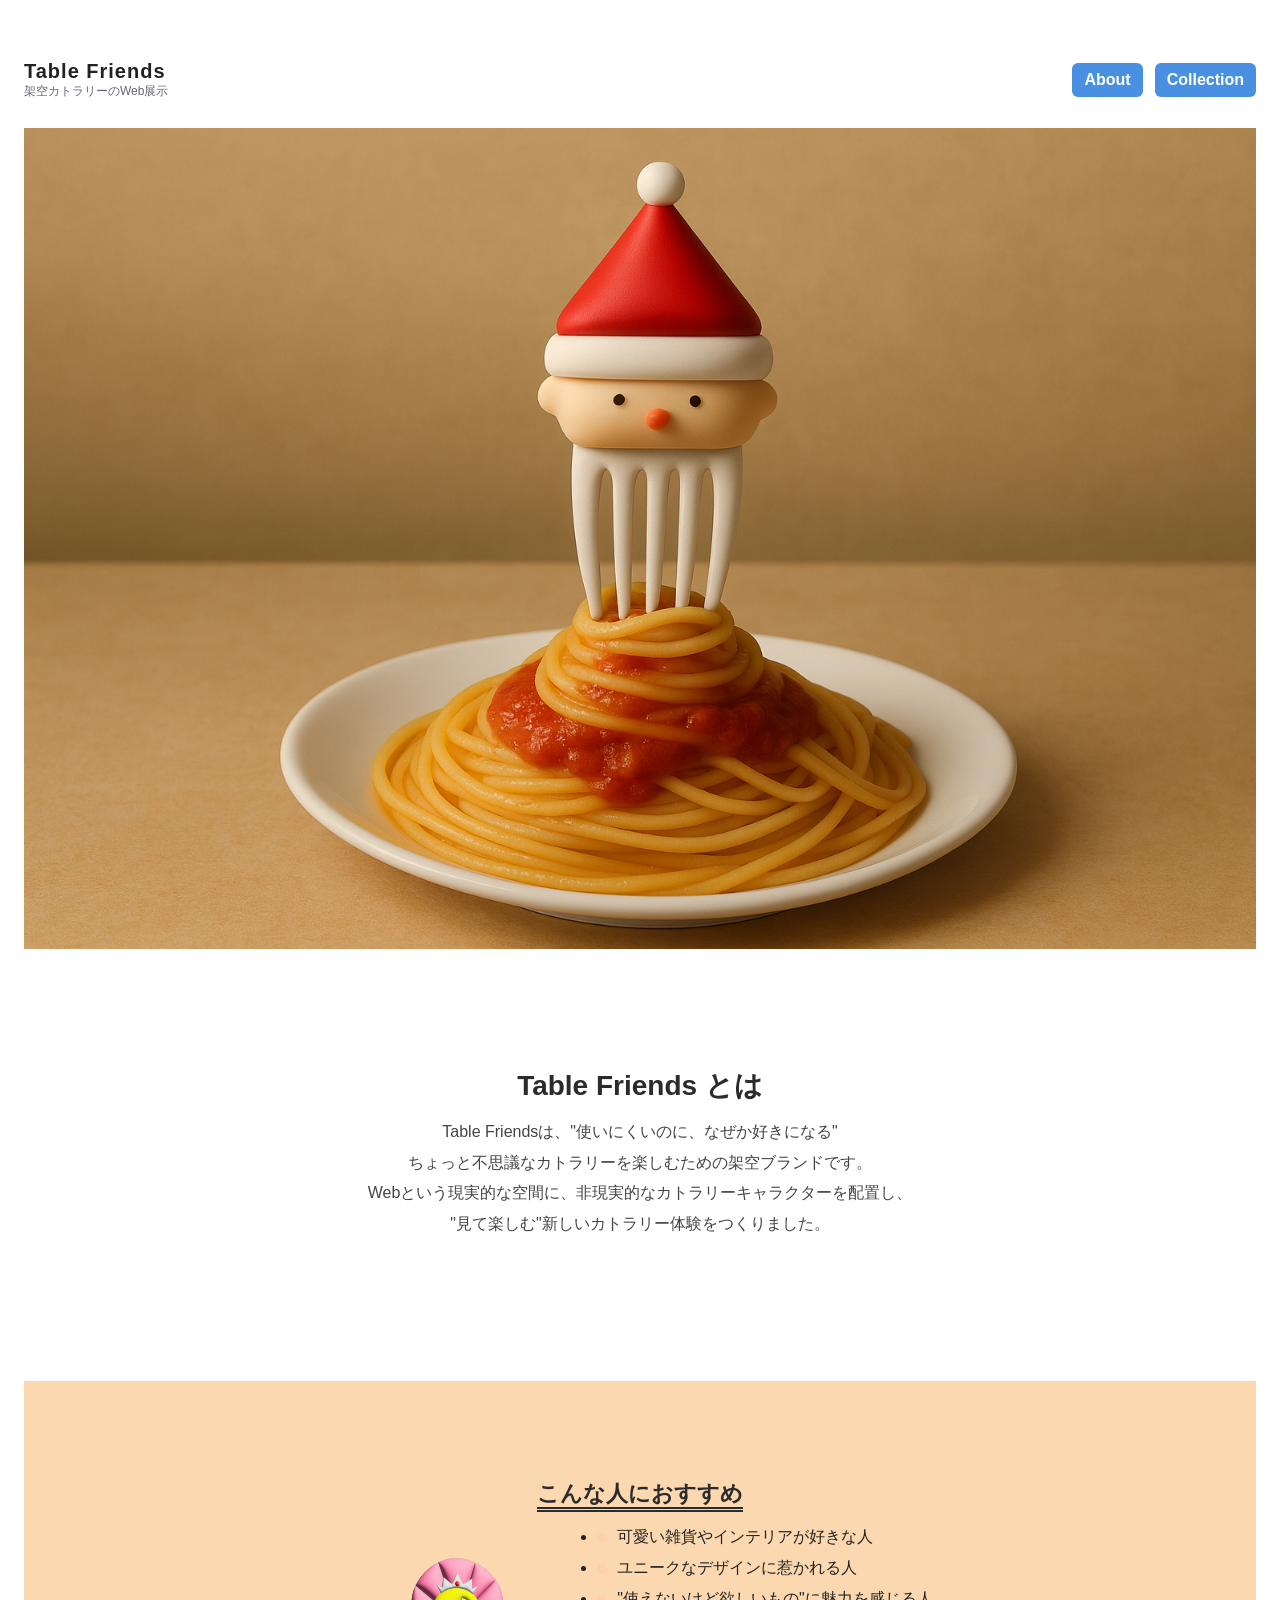
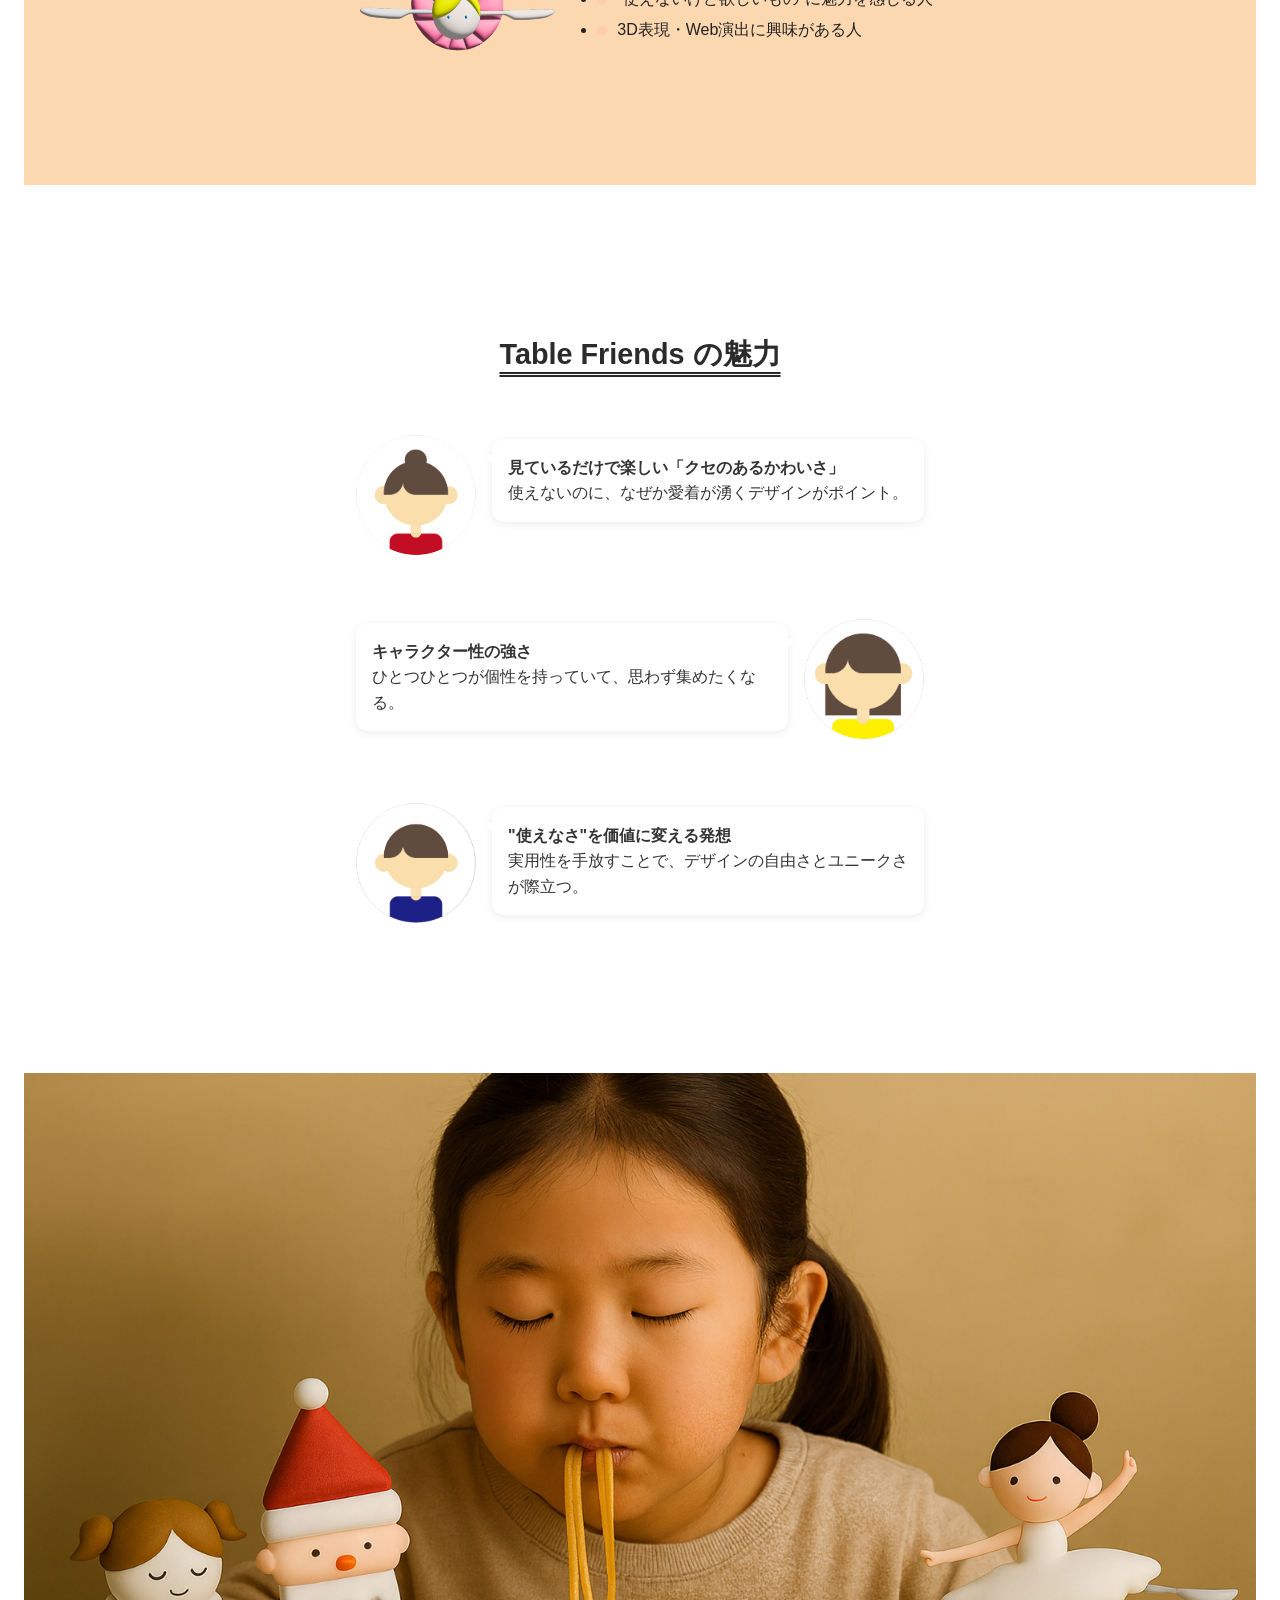
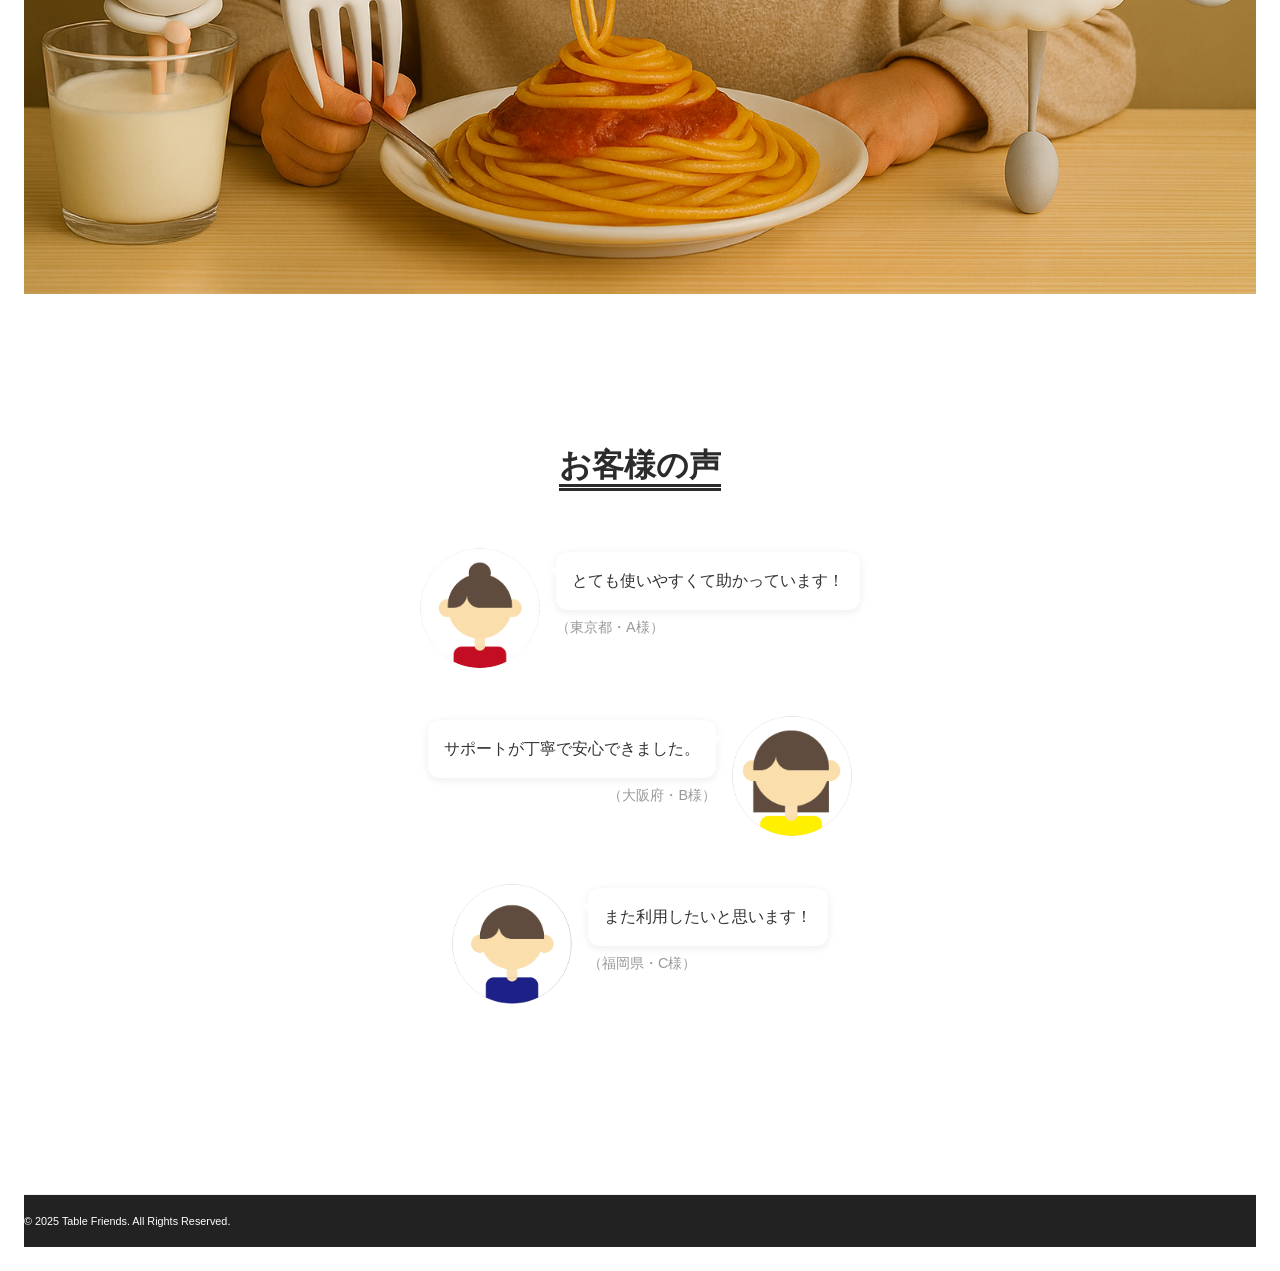
<file: about.html>
<!doctype html>
<html lang="ja">
<head>
  <meta charset="utf-8" />
  <meta name="viewport" content="width=device-width, initial-scale=1" />
  <title>About — Table Friends</title>
  <meta name="description" content="Table Friends の紹介ページ" />
  <link rel="stylesheet" href="style.css">
</head>
<body>
  <div class="wrap">
    <header>
      <div class="logo">
        <!--- ロゴクリックでホームに戻れるようにする-->
        <h1><a href="index.html" style="color: inherit; text-decoration: none;">Table Friends</a></h1>
        <p>架空カトラリーのWeb展示</p>
      </div>
      <nav style="margin-left:auto; display:flex; gap:12px; align-items:center;">
      <a href="about.html" style="color:#fff; background:#4a90e2; padding:8px 12px; border-radius:6px; text-decoration:none; font-weight:600;">About</a>
        <a href="index.html#gallery" style="color:#fff; background:#4a90e2; padding:8px 12px; border-radius:6px; text-decoration:none; font-weight:600;">Collection</a>
        <!--ABOUTの中にお客様の声が入っていて、ページによって動きが違うから非表示にする-->
        <!--<a href="#voice" style="color:#fff; background:#4a90e2; padding:8px 12px; border-radius:6px; text-decoration:none; font-weight:600;">お客様の声</a>-->
      </nav>
    </header>

    <header class="hero" style="width: 100%; margin: 0; padding: 0;">
      <img src="images/about02.png" alt="Table Friends メインビジュアル" style="width: 100%; height: auto; display: block;">
    </header>

    <main>
      <section class="about">
        <div class="container">
          <h2>Table Friends とは</h2>
          <p class="lead">Table Friendsは、"使いにくいのに、なぜか好きになる"<br>
            ちょっと不思議なカトラリーを楽しむための架空ブランドです。<br>
            Webという現実的な空間に、非現実的なカトラリーキャラクターを配置し、<br>
            "見て楽しむ"新しいカトラリー体験をつくりました。</p>
        </div>
      </section>

      <section class="recommend" style="background:#FBD8B0; padding:28px 0;">
        <div class="container two-column">
          <div>
            <h3 style="text-decoration: underline; text-decoration-style: double; text-decoration-color: #2b2b2b; text-underline-offset: 6px;">こんな人におすすめ</h3>
            <div style="display: flex; gap: 30px; align-items: flex-start; flex-wrap: wrap;">
              <div style="flex: 0 0 auto; text-align: center;">
                <!-- カトラリー画像を大きく表示 -->
                <img src="images/cutlery03.png" alt="スイレン（ナイフ）" style="max-width: 220px; height: auto; border-radius: 12px;" />
              </div>
              <div style="flex: 1 1 250px;">
                <ul class="check-list">
                  <li>可愛い雑貨やインテリアが好きな人</li>
                  <li>ユニークなデザインに惹かれる人</li>
                  <li>"使えないけど欲しいもの"に魅力を感じる人</li>
                  <li>3D表現・Web演出に興味がある人</li>
                </ul>
              </div>
            </div>
          </div>
        </div>
      </section>

      <section style="padding: 150px 0;">
        <div style="max-width: 600px; margin: 0 auto; padding: 0 16px;">
          <h4 style="font-size: 1.8em; margin-bottom: 60px; color: #2b2b2b; text-align: center; text-decoration: underline; text-decoration-style: double; text-decoration-color: #2b2b2b; text-underline-offset: 8px;">Table Friends の魅力</h4>
          <div style="display: flex; flex-direction: column; align-items: center; gap: 64px;">
              <div style="display: flex; gap: 16px; align-items: flex-start; justify-content: center; width: 100%;">
              <!-- 画像を大きくして見やすく -->
              <img src="images/01.png" alt="魅力1" style="width: 120px; height: 120px; border-radius: 50%; flex-shrink: 0; object-fit: cover;" />
              <div>
                <div style="background: #fff; border-radius: 12px; padding: 16px; box-shadow: 0 2px 8px rgba(0,0,0,0.08); position: relative; margin-top: 4px;">
                  <div style="position: absolute; left: -8px; top: 16px; width: 0; height: 0; border-left: 8px solid transparent; border-right: 0 solid transparent; border-top: 8px solid #fff;"></div>
                  <p style="font-size: 1em; line-height: 1.6; color: #333; margin: 0;"><strong>見ているだけで楽しい「クセのあるかわいさ」</strong><br>使えないのに、なぜか愛着が湧くデザインがポイント。</p>
                </div>
              </div>
            </div>
            <div style="display: flex; gap: 16px; align-items: flex-start; justify-content: center; flex-direction: row-reverse; width: 100%;">
              <img src="images/02.png" alt="魅力2" style="width: 120px; height: 120px; border-radius: 50%; flex-shrink: 0; object-fit: cover;" />
              <div>
                <div style="background: #fff; border-radius: 12px; padding: 16px; box-shadow: 0 2px 8px rgba(0,0,0,0.08); position: relative; margin-top: 4px;">
                  <div style="position: absolute; right: -8px; top: 16px; width: 0; height: 0; border-left: 0 solid transparent; border-right: 8px solid transparent; border-top: 8px solid #fff;"></div>
                  <p style="font-size: 1em; line-height: 1.6; color: #333; margin: 0;"><strong>キャラクター性の強さ</strong><br>ひとつひとつが個性を持っていて、思わず集めたくなる。</p>
                </div>
              </div>
            </div>
            <div style="display: flex; gap: 16px; align-items: flex-start; justify-content: center; width: 100%;">
              <img src="images/03.png" alt="魅力3" style="width: 120px; height: 120px; border-radius: 50%; flex-shrink: 0; object-fit: cover;" />
              <div>
                <div style="background: #fff; border-radius: 12px; padding: 16px; box-shadow: 0 2px 8px rgba(0,0,0,0.08); position: relative; margin-top: 4px;">
                  <div style="position: absolute; left: -8px; top: 16px; width: 0; height: 0; border-left: 8px solid transparent; border-right: 0 solid transparent; border-top: 8px solid #fff;"></div>
                  <p style="font-size: 1em; line-height: 1.6; color: #333; margin: 0;"><strong>"使えなさ"を価値に変える発想</strong><br>実用性を手放すことで、デザインの自由さとユニークさが際立つ。</p>
                </div>
              </div>
            </div>
          </div>
        </div>
      </section>

      <div style="width: 100%; margin: 0; padding: 0;">
        <img src="images/about01.png" alt="食事イメージ" style="width: 100%; height: auto; display: block;" />
      </div>

      <section id="voice" style="padding: 150px 0; background: #fff;">
        <div style="max-width: 600px; margin: 0 auto; padding: 0 16px; display: flex; flex-direction: column; align-items: center;">
          <h2 style="font-size: 2em; margin-bottom: 60px; color: #2b2b2b; text-align: center; text-decoration: underline; text-decoration-style: double; text-decoration-color: #2b2b2b; text-underline-offset: 8px;">お客様の声</h2>
          <div style="display: flex; flex-direction: column; gap: 48px; width: 100%;">
            <div style="display: flex; gap: 16px; align-items: flex-start; justify-content: center;">
              <img src="images/01.png" alt="顧客A" style="width: 120px; height: 120px; border-radius: 50%; flex-shrink: 0; object-fit: cover;" />
              <div>
                <div style="background: #fff; border-radius: 12px; padding: 16px; box-shadow: 0 2px 8px rgba(0,0,0,0.08); position: relative; margin-top: 4px;">
                  <div style="position: absolute; left: -8px; top: 16px; width: 0; height: 0; border-left: 8px solid transparent; border-right: 0 solid transparent; border-top: 8px solid #fff;"></div>
                  <p style="font-size: 1em; line-height: 1.6; color: #333; margin: 0;">とても使いやすくて助かっています！</p>
                </div>
                <p style="font-size: 0.9em; color: #999; margin-top: 8px; margin-left: 0;">（東京都・A様）</p>
              </div>
            </div>
            <div style="display: flex; gap: 16px; align-items: flex-start; justify-content: center; flex-direction: row-reverse;">
              <img src="images/02.png" alt="顧客B" style="width: 120px; height: 120px; border-radius: 50%; flex-shrink: 0; object-fit: cover;" />
              <div>
                <div style="background: #fff; border-radius: 12px; padding: 16px; box-shadow: 0 2px 8px rgba(0,0,0,0.08); position: relative; margin-top: 4px;">
                  <div style="position: absolute; right: -8px; top: 16px; width: 0; height: 0; border-left: 0 solid transparent; border-right: 8px solid transparent; border-top: 8px solid #fff;"></div>
                  <p style="font-size: 1em; line-height: 1.6; color: #333; margin: 0;">サポートが丁寧で安心できました。</p>
                </div>
                <p style="font-size: 0.9em; color: #999; margin-top: 8px; margin-right: 0; text-align: right;">（大阪府・B様）</p>
              </div>
            </div>
            <div style="display: flex; gap: 16px; align-items: flex-start; justify-content: center;">
              <img src="images/03.png" alt="顧客C" style="width: 120px; height: 120px; border-radius: 50%; flex-shrink: 0; object-fit: cover;" />
              <div>
                <div style="background: #fff; border-radius: 12px; padding: 16px; box-shadow: 0 2px 8px rgba(0,0,0,0.08); position: relative; margin-top: 4px;">
                  <div style="position: absolute; left: -8px; top: 16px; width: 0; height: 0; border-left: 8px solid transparent; border-right: 0 solid transparent; border-top: 8px solid #fff;"></div>
                  <p style="font-size: 1em; line-height: 1.6; color: #333; margin: 0;">また利用したいと思います！</p>
                </div>
                <p style="font-size: 0.9em; color: #999; margin-top: 8px; margin-left: 0;">（福岡県・C様）</p>
              </div>
            </div>
          </div>
        </div>
      </section>
    </main>

    <footer style="background: #222; color: #fff; text-align: center; padding: 20px 0; margin-top: 40px;">
      <small>&copy; 2025 Table Friends. All Rights Reserved.</small>
    </footer>
  </div>
</body>
</html>
</file>
<file: style.css>
/* --- Reset --- */
* {
    box-sizing: border-box;
    margin: 0;
    padding: 0
}

html,
body {
    height: 100%
}

body {
    font-family: -apple-system, BlinkMacSystemFont, 'Hiragino Kaku Gothic ProN', 'Noto Sans JP', 'Segoe UI', Roboto, 'Helvetica Neue', Arial;
    color: #222;
    -webkit-font-smoothing: antialiased
}

a {
    color: inherit
}

/* --- Container --- */
.wrap {
    max-width: 1600px;
    margin: 36px auto;
    padding: 24px
}

header {
    display: flex;
    align-items: center;
    gap: 18px;
    margin-bottom: 28px
}

.logo {
    display: flex;
    flex-direction: column
}

.logo h1 {
    font-size: 20px;
    letter-spacing: 1px
}

.logo p {
    font-size: 12px;
    color: #667
}

.hero {
    gap: 28px;
    align-items: center;
    margin-bottom: 36px
}

.hero .lead {
    background: linear-gradient(90deg, #fff, #fafaff);
    padding: 70px;
    border-radius: 16px;
    box-shadow: 0 6px 18px rgba(30, 30, 60, 0.06);
    margin: 100px 0
}

.lead h2 {
    font-size: 28px;
    margin-bottom: 18px;
    text-align: center;
    margin: 100px 0

}

.lead p {
    color: #445;
    margin-bottom: 18px;
    line-height: 1.6;
    text-align: center;
    margin: 150px 0
}

.cta {
    display: flex;
    gap: 12px
}

.btn {
    padding: 10px 14px;
    border-radius: 10px;
    border: 0;
    cursor: pointer;
    background: #2b67f6;
    color: white;
    font-weight: 600
}

.btn.secondary {
    background: transparent;
    color: #2b67f6;
    border: 1px solid rgba(43, 103, 246, 0.16)
}

/* --- Showcase card (3D feel) --- */
.card-shell {
    perspective: 1200px
}

.card {
    width: 380px;
    height: 380px;
    border-radius: 20px;
    background: linear-gradient(180deg, #fff, #eef2ff);
    display: flex;
    align-items: center;
    justify-content: center;
    box-shadow: 0 20px 50px rgba(50, 60, 90, 0.08);
    transform-style: preserve-3d;
    transition: transform .35s cubic-bezier(.2, .9, .3, 1), box-shadow .35s
}

.card:hover {
    transform: rotateX(6deg) rotateY(-8deg) translateY(-6px);
    box-shadow: 0 36px 70px rgba(50, 60, 90, 0.12)
}

.spoon-figure {
    display: flex;
    align-items: flex-end;
    justify-content: center;
    transform: translateZ(40px)
}

/* simple SVG silhouette styling */
.spoon-figure svg {
    width: 100%;
    height: 100%;
    display: block
}

/* --- Gallery --- */

.gallery {
    display: grid;
    /* Desktop: 4 columns so 8 items appear as 2 rows */
    grid-template-columns: repeat(4, 1fr);
    gap: 20px;
    margin-bottom: 36px;
}

/* Responsive: reduce columns on narrower screens */
@media (max-width:1100px){
    .gallery{ grid-template-columns: repeat(3, 1fr); }
}
@media (max-width:800px){
    .gallery{ grid-template-columns: repeat(2, 1fr); }
}
@media (max-width:480px){
    .gallery{ grid-template-columns: 1fr; }
}

.product {
    background: #fff;
    border-radius: 14px;
    padding: 12px;
    box-shadow: 0 6px 20px rgba(20, 30, 60, 0.04);
    cursor: pointer;
    transition: transform .18s
}

.product:hover {
    transform: translateY(-6px)
}

.product .thumb {
    /* larger thumbnail area so cutlery is more visible */
    /* Increased height so cutlery images appear bigger in the collection/gallery */
    /* height: 420px; */
    border-radius: 12px;
    overflow: hidden;
    display: flex;
    align-items: center;
    justify-content: center;
    background: linear-gradient(180deg, #fff, #f6f9ff);
}

/* ensure images scale to fill the thumbnail while preserving aspect ratio */
.product .thumb img{
    /* Allow images to grow to fill the thumbnail area while preserving aspect ratio */
    max-height: 100%;
    max-width: 100%;
    width: auto;
    display: block;
    object-fit: contain;
    transition: transform .35s ease;
}

.product h3 {
    margin: 10px 0 6px;
    font-size: 16px
}

.product p {
    font-size: 13px;
    color: #556
}

/* hide the second paragraph (customer quote) by default in the gallery
   and reveal when the product has the .show-quote class (on click) */
.product p:nth-of-type(2){
    display: none;
}
.product.show-quote p:nth-of-type(2){
    display: block;
}

/* modal */
.modal {
    position: fixed;
    inset: 0;
    background: rgba(6, 10, 30, 0.5);
    display: none;
    align-items: center;
    justify-content: center;
    padding: 24px
}

.modal.open {
    display: flex
}

.modal-inner {
    width: 100%;
    /* make modal wider to allow a horizontal layout */
    max-width: 1100px;
    background: #fff;
    border-radius: 14px;
    padding: 24px;
    box-shadow: 0 30px 80px rgba(5, 10, 30, 0.6);
}

.modal-grid {
    display: grid;
    /* prefer a horizontal (landscape) layout: media area wider than meta */
    grid-template-columns: 2fr 1fr;
    gap: 20px;
    align-items: center;
}

/* modal media overrides to ensure the image fills horizontally */
#modal-media, .modal .media {
    display: flex !important;
    align-items: center;
    justify-content: center;
    background: #fafbff;
    border-radius: 10px;
    padding: 12px;
    min-height: 360px; /* give a landscape feel */
}

/* ensure the modal image uses available horizontal space */
#modal-media img, #modal-img {
    max-width: 100%;
    height: auto;
    object-fit: contain;
    display: block;
}

/* Force horizontal modal layout even if inline styles exist */
.modal-inner {
    /* make modal compact rather than full-width */
    max-width: 760px !important;
    width: auto !important;
    padding: 18px !important;
}
.modal-grid {
    display: grid !important;
    grid-template-columns: 2fr 1fr !important;
    gap: 20px !important;
    align-items: center !important;
}
#modal-media, .modal .media {
    /* reduce media height so modal appears smaller */
    min-height: 240px !important;
    flex: none !important;
}
#modal-media img, #modal-img {
    max-width: 100% !important;
    height: auto !important;
}

.modal .meta h4 {
    margin-bottom: 8px
}

.close {
    position: absolute;
    right: 20px;
    top: 18px;
    background: transparent;
    border: 0;
    color: #fff;
    font-size: 22px
}

footer {
    margin-top: 28px;
    padding-top: 18px;
    border-top: 1px solid #efeff5;
    color: #667;
    font-size: 13px;
    display: flex;
    justify-content: space-between
}

@media(max-width:880px) {
    .hero {
        grid-template-columns: 1fr;
    }

    .card {
        width: 100%;
        height: 320px
    }

    .modal-grid {
        grid-template-columns: 1fr
    }
}
/* Responsive adjustments for gallery thumbnail (cutlery) sizes */
@media (max-width: 800px) {
    .product .thumb {
        height: 340px;
    }
}
@media (max-width: 480px) {
    .product .thumb {
        height: 220px;
    }
    /* smaller circular profile images used across About/Voice */
    .about img, .recommend img, #voice img {
        width: 96px !important;
        height: 96px !important;
    }
}
/* --------------------------------------------------
   以下は追加のページ用スタイル（About / Voices など）です。
   GUIDE: ここはトップ領域の基本スタイルとは別に管理しています。
   - 目的: About ページや「お客様の声」セクションの見た目を整える
   - 修正ポイント: 重複したリセットは上部で既に適用済みなので、ここではページ固有のスタイルのみ定義します
   -------------------------------------------------- */

/* コンテナ（About ページ等の共通幅） */
.container{
    max-width:1100px;
    margin:0 auto;
    padding:70px 20px;
}
/* Header / Hero（About 固有の背景や画像） */
.hero-img{
     width:100%; 
     display:block; 
     object-fit:cover; 
     height:auto; 
     max-height:600px; 
     max-width:600px; 
     margin:0 auto; 
    }





/* About セクション
   GUIDE: `.about` は About ページの主要なコンテンツ領域。
   `.lead` は本文の幅制限と行間を制御します。中央寄せが必要なら `.lead` に text-align を追加。 */

.about{ 
    padding:48px 0; 
}
.about h2{ 
    font-size:28px;
    color:#2b2b2b; 
    margin-bottom:12px;
    text-align: center;
}

.lead{ 
    font-size:16px; 
    line-height:1.9; 
    color:#444; 
    max-width:760px; 
    margin:0 auto 24px; 
    text-align:center; 
}

.recommend{
     background:transparent; 
     padding:36px 0; 
     display:flex; 
     justify-content:center;
}

/* Warped rectangle style for recommend section */
.recommend--warp{ 
    position: relative; 
    overflow: visible; 
}
.recommend--warp .recommend-inner{
    background: #FBD8B0; 
    transform: skewX(-6deg); 
    margin: 0 -50px; /* extend slightly beyond the container to feel full-width */
    padding: 28px 50px; 
    border-radius: 12px; 
    box-shadow: 0 8px 20px rgba(0,0,0,0.04);
}
.recommend--warp .recommend-inner > .container{
    transform: skewX(6deg); /* un-skew inner content so text is horizontal */
}

@media (max-width:780px){
    .recommend--warp .recommend-inner{ margin: 0 -20px; padding: 20px; transform: skewX(-4deg); }
    .recommend--warp .recommend-inner > .container{ transform: skewX(4deg); }
}

.recommend container{
     font-size:28px;
    color:#2b2b2b; 
    margin-bottom:12px;
    text-align: center;
}

.recommend h3{ 
    font-size:22px; 
    color:#2b2b2b; 
    margin-bottom:18px; 
    text-align: center; 
}

.recommend h4{ 
    font-size:22px; 
    color:#2b2b2b; 
    margin-bottom:18px; 
    text-align: center; 
}


.two-column{
     display:flex; 
     gap:36px; 
     align-items:center; 
     flex-wrap:wrap; 
     justify-content:center; 
}

.recommend .container{ 
    max-width:900px;
     width:100%; 
}

.img-wrap{ 
    width:100%; 
}

.img-wrap{ 
    width:100%; 
    display:block; 
    object-fit:cover; 
    height:auto; max-height:600px; 
}
.img-wrap img{ 
    width:100%; 
    max-width:420px; 
    border-radius:12px; 
    box-shadow:0 10px 24px rgba(20,20,30,0.06); 
}

/* If an image inside .img-wrap also uses .hero-img, make it match the hero sizing */
.img-wrap img.hero-img{ 
    width:100%; 
    max-width:600px; 
    height:auto; 
    max-height:600px; 
    border-radius:12px; 
    box-shadow:0 10px 24px rgba(20,20,30,0.06); 
}

sheck-list{ 
    list-style:none; 
    margin-top:12px; 
}

.check-list li{ 
    padding-left:20px; 
    margin-bottom:10px; 
    position:relative; 
}

.check-list li::before{ 
    content:""; 
    width:10px; 
    height:10px; 
    background:#ffd0a8;
     border-radius:50%; 
     position:absolute; 
     left:0; 
     top:6px; 
    }

    
/* Voices （お客様の声）
   GUIDE: ギャラリーと同じグリッド設定を使うと、レスポンシブで崩れにくいです。 */
.voices{ padding:40px 0; }
.voices h3{ font-size:20px; margin-bottom:18px; }
.voices-grid{ display:grid; grid-template-columns:repeat(auto-fit,minmax(220px,1fr)); gap:18px; }
.voice{ background:#fff; padding:18px; border-radius:12px; border:1px solid #f0e6de; box-shadow:0 8px 18px rgba(30,30,60,0.04); }
.voices .meta{ display:block; margin-top:8px; font-size:13px; color:#8b8b8b; }

/* Footer オーバーライド（ページ固有の背景など） */
footer{ background:#fbf0e6; padding:24px 0; margin-top:40px; text-align:center; color:#6b6b6b; }

/* レスポンシブ調整（About / Voices に特化した調整） */
@media (max-width:780px){
    /* モバイルでは高さを控えめに */
    .hero-img{ max-height:360px; height:auto; }
    .two-column{ flex-direction:column; }
}

/* END of additional page styles */
</file>
